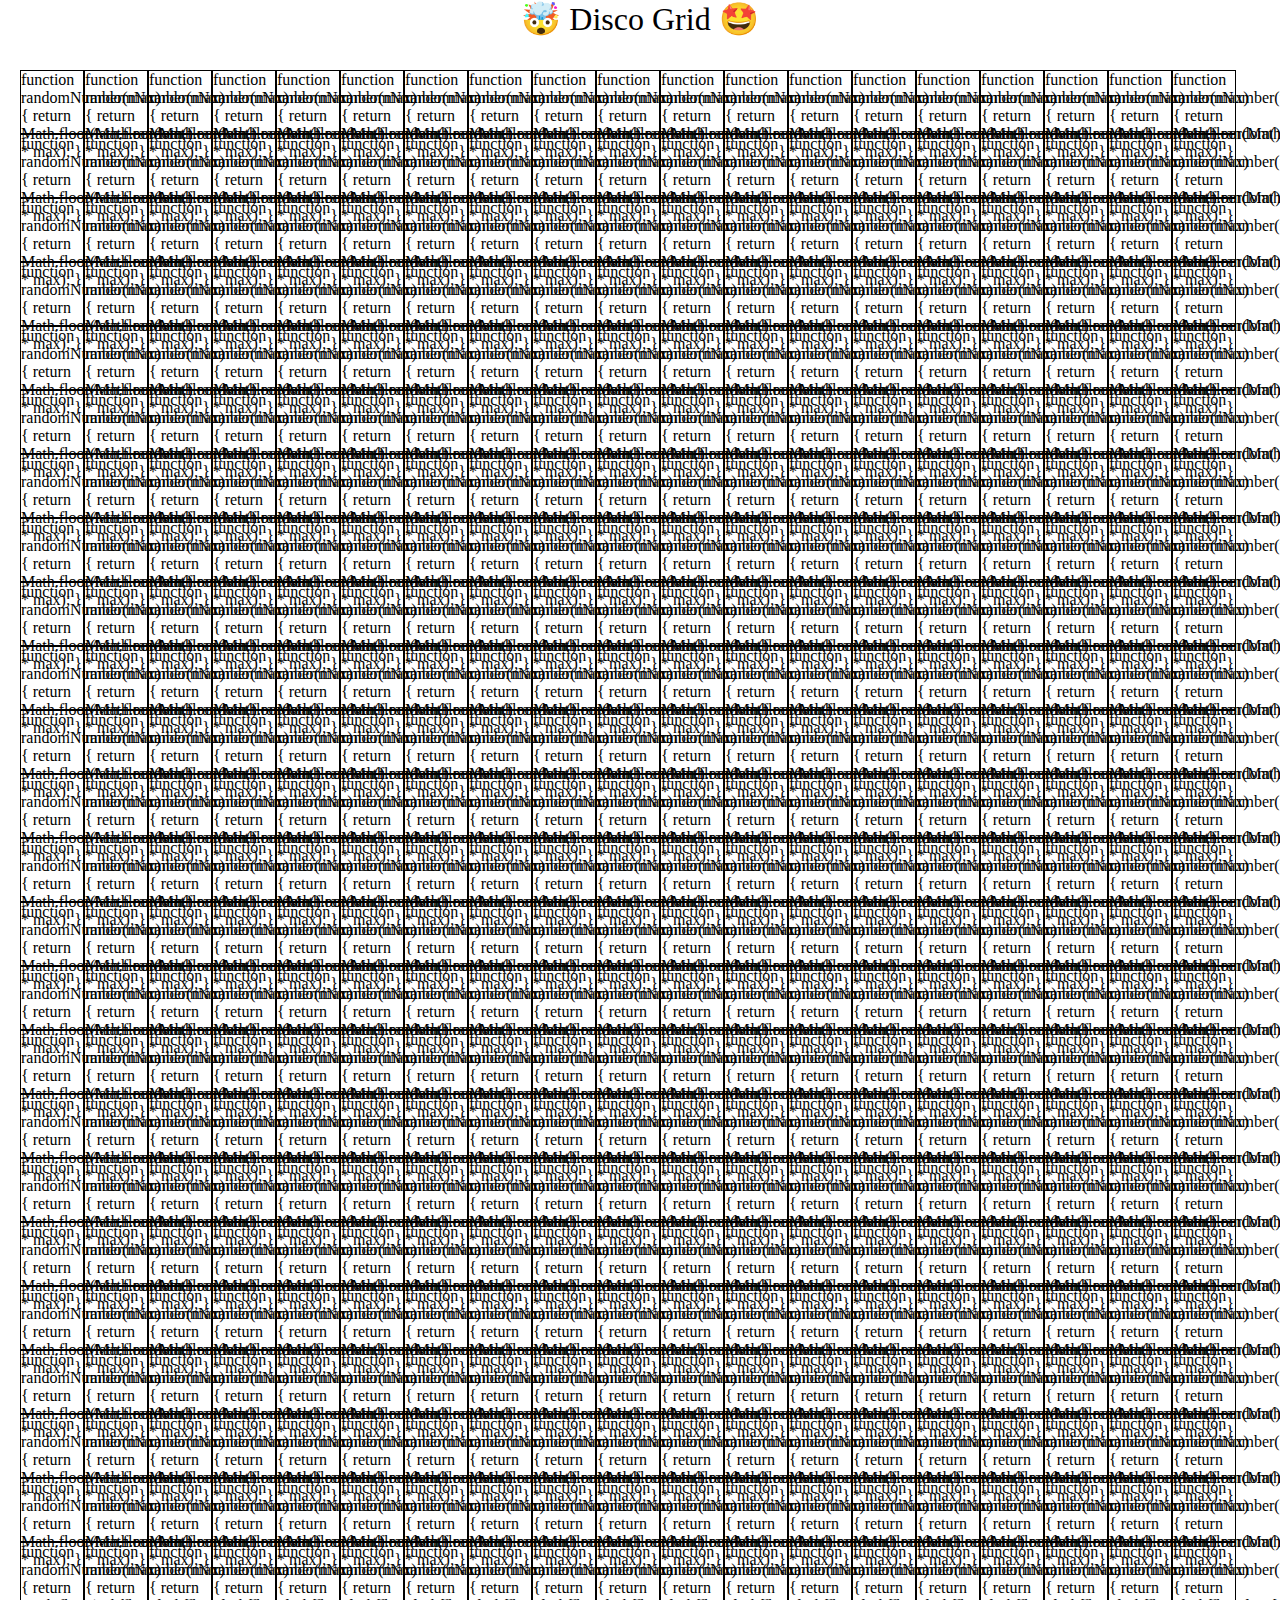
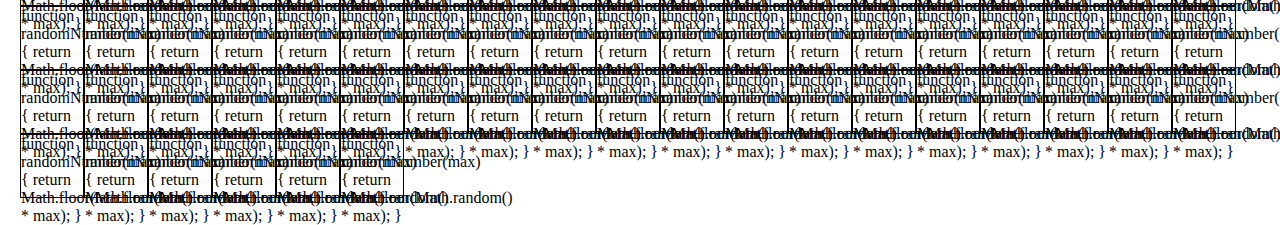
<file: block-BJaael/code/index.html>
<!DOCTYPE html>
<html lang="en">
  <head>
    <meta charset="UTF-8" />
    <meta name="viewport" content="width=device-width, initial-scale=1.0" />
    <title>🤯 Disco Grid 🤩</title>
    <link
      href="https://fonts.googleapis.com/css2?family=Montserrat:wght@200;400&display=swap"
      rel="stylesheet"
    />
    <link rel="stylesheet" href="style.css" />
  </head>
  <body>
    <h1 class="heading">🤯 Disco Grid 🤩</h1>
    <main>
      <section class="container">
        <div class="boxes">
        </div>
        
      </section>
    </main>
    <script src="./script.js"></script>
  </body>
</html>
</file>
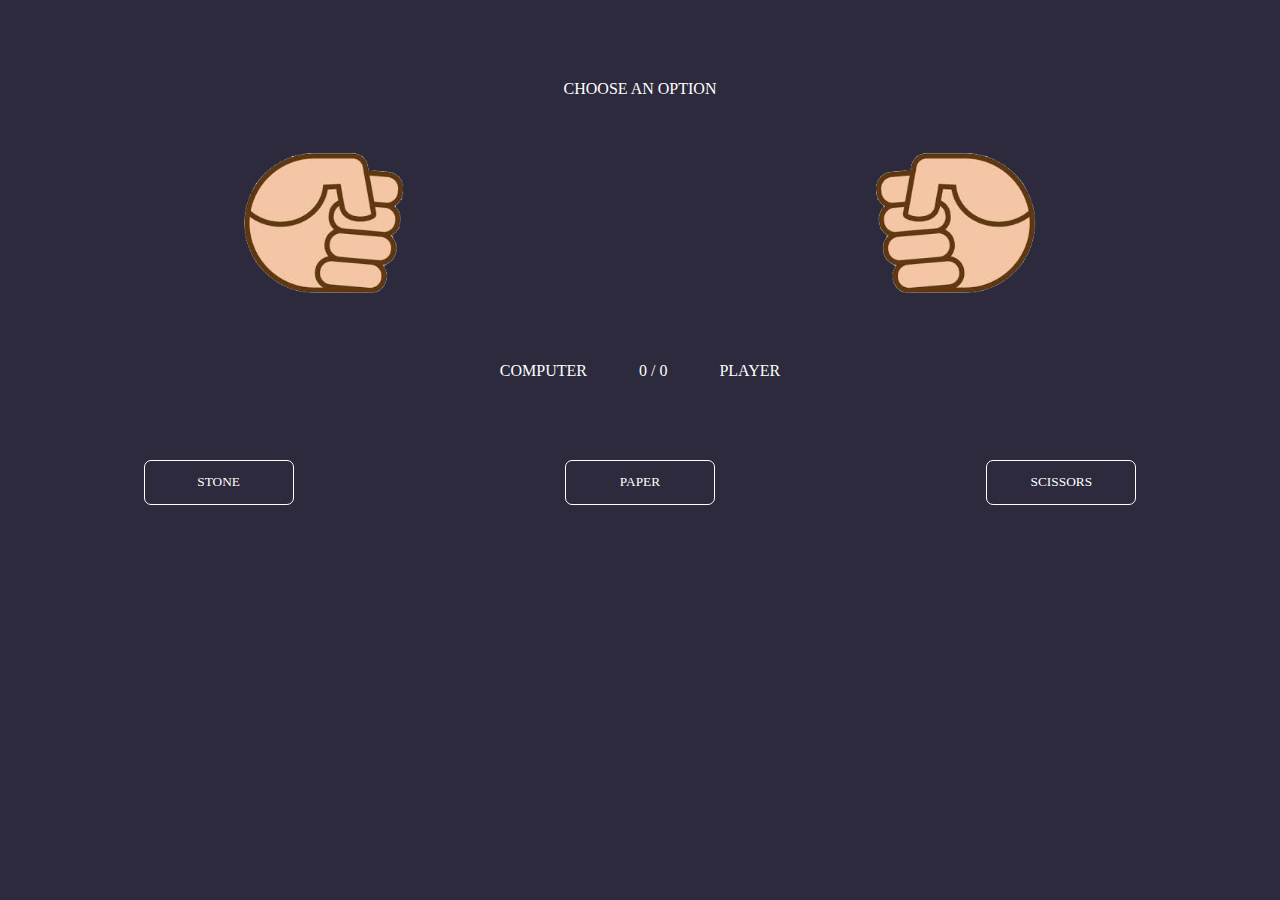
<file: block-BJaaen/code/index.html>
<!DOCTYPE html>
<html lang="en">
<head>
  <meta charset="UTF-8">
  <meta http-equiv="X-UA-Compatible" content="IE=edge">
  <meta name="viewport" content="width=device-width, initial-scale=1.0">
  <title>Stone Paper & Scissor</title>
  <link rel="stylesheet" href="style.css">
</head>
<body>
  <div class="container">
    <div class="message">CHOOSE AN OPTION</div>
    <div class="images">
      <div class="computer">
        <img src="../stoneComputer.png" />
      </div>
      <div class="player">
        <img src="../stonePlayer.png" />
      </div>
    </div>
    <div class="points">
      COMPUTER <span class="computerPoints">0</span> /
      <span class="playerPoints">0</span> PLAYER
    </div>
    <div class="options">
      <button type="button">STONE</button>
      <button type="button">PAPER</button>
      <button type="button">SCISSORS</button>
    </div>
  </div>
  <script src="script.js"></script>
</body>
</html>
</file>
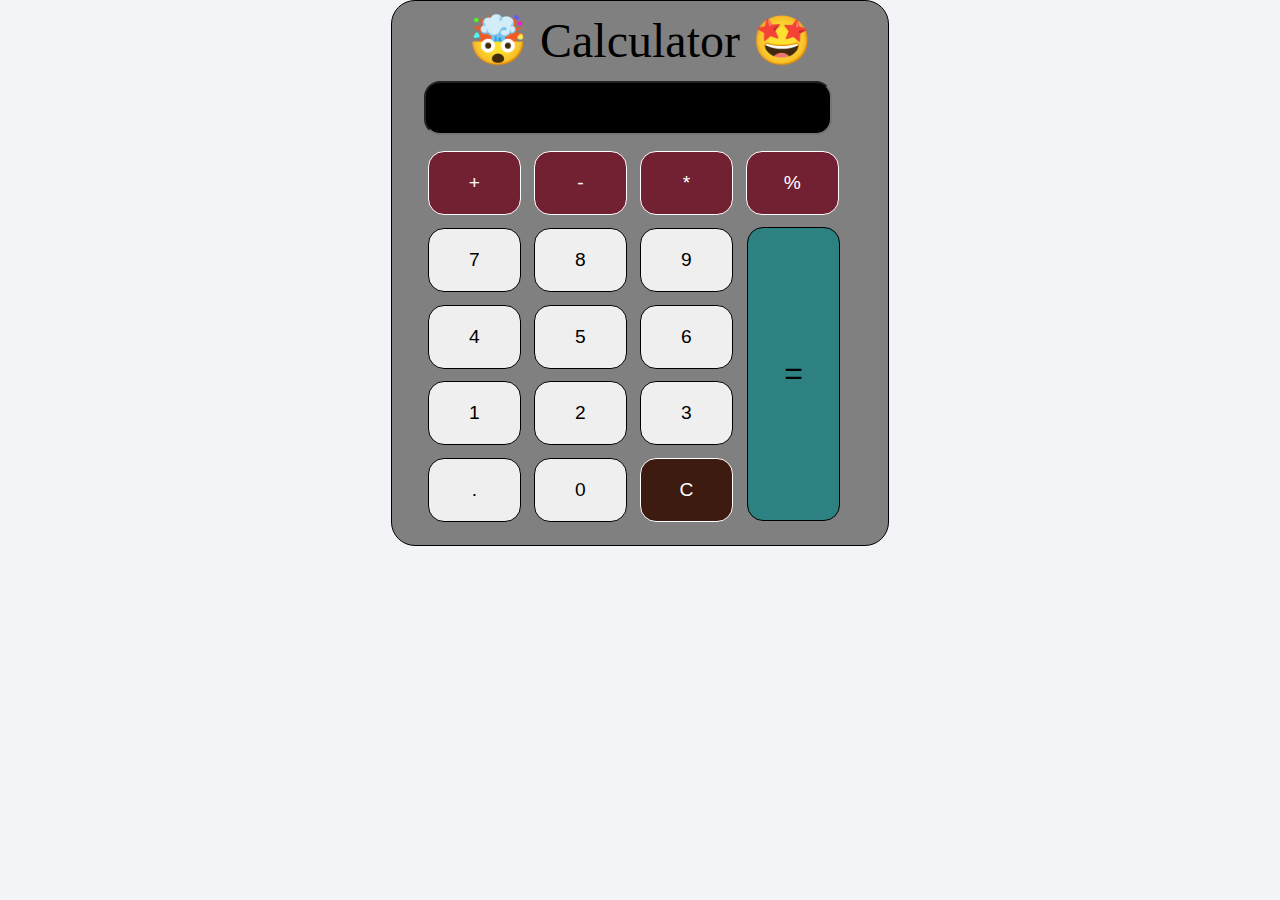
<file: block-BJaaeo/code/index.html>
<!DOCTYPE html>
<html lang="en">
  <head>
    <meta charset="UTF-8" />
    <meta name="viewport" content="width=device-width, initial-scale=1.0" />
    <title>Calculator</title>
    <link
      href="https://fonts.googleapis.com/css2?family=Montserrat:wght@200;400&display=swap"
      rel="stylesheet"
    />
    <link rel="stylesheet" href="style.css" />
  </head>
  <body>
    <div class="container">
      <h1>🤯 Calculator 🤩</h1>
      <input type="text" class="screen" name="screen">
      <table>
        <tr class="first">
          <td>
            <button>+</button>
          </td>
          <td>
            <button>-</button>
          </td>
          <td>
            <button>*</button>
          </td>
          <td>
            <button>%</button>
          </td>
        </tr>
        <tr>
          <td>
            <button>7</button>
          </td>
          <td>
            <button>8</button>
          </td>
          <td>
            <button>9</button>
          </td>
          <button class="equal">=</button>
        </tr>
        <tr>
          <td>
            <button>4</button>
          </td>
          <td>
            <button>5</button>
          </td>
          <td>
            <button>6</button>
          </td>
        </tr>
        <tr>
          <td>
            <button>1</button>
          </td>
          <td>
            <button>2</button>
          </td>
          <td>
            <button>3</button>
          </td>
        </tr>
        <tr>
          <td>
            <button>.</button>
          </td>
          <td>
            <button>0</button>
          </td>
          <td>
            <button class="c">C</button>
          </td>
          
        </tr>
        
      </table>
    </div>
    

    <script src="./script.js"></script>
  </body>
</html>
</file>
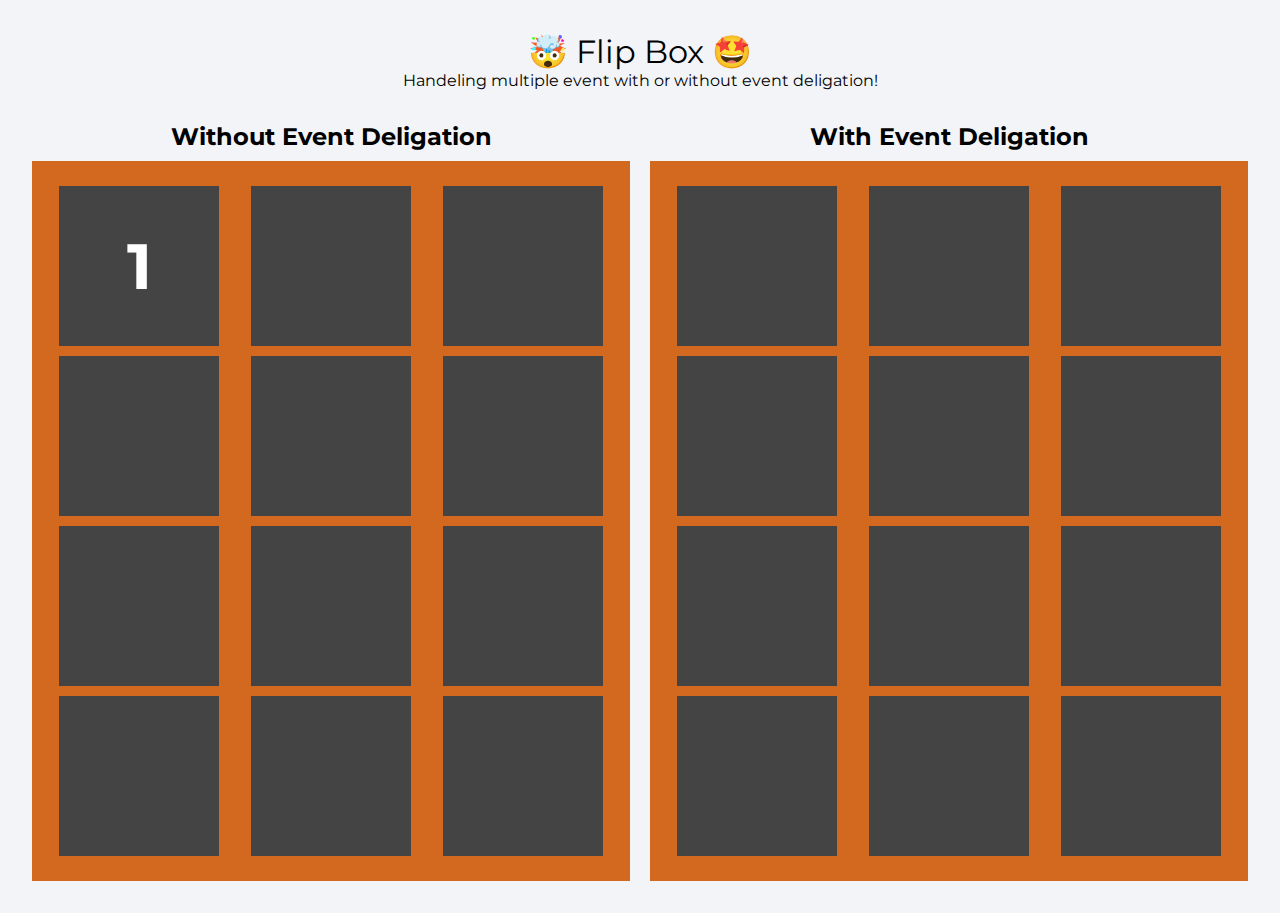
<file: block-BJaaep/code/index.html>
<!DOCTYPE html>
<html lang="en">
  <head>
    <meta charset="UTF-8" />
    <meta name="viewport" content="width=device-width, initial-scale=1.0" />
    <title>Flip Box</title>
    <link
      href="https://fonts.googleapis.com/css2?family=Montserrat:wght@200;400&display=swap"
      rel="stylesheet"
    />
    <link rel="stylesheet" href="style.css" />
  </head>
  <body>
    <h1 class="heading">🤯 Flip Box 🤩</h1>
    <p>Handeling multiple event with or without event deligation!</p>
    <div class="container">
      <div class="wrapper">
        <h2>Without Event Deligation</h2>
        <ul class="boxes">
          <li class="box">1</li>
          <li class="box"></li>
          <li class="box"></li>
          <li class="box"></li>
          <li class="box"></li>
          <li class="box"></li>
          <li class="box"></li>
          <li class="box"></li>
          <li class="box"></li>
          <li class="box"></li>
          <li class="box"></li>
          <li class="box"></li>
        </ul>
      </div>
      <div class="wrapper">
        <h2>With Event Deligation</h2>
        <ul class="boxes">
          <li class="box"></li>
          <li class="box"></li>
          <li class="box"></li>
          <li class="box"></li>
          <li class="box"></li>
          <li class="box"></li>
          <li class="box"></li>
          <li class="box"></li>
          <li class="box"></li>
          <li class="box"></li>
          <li class="box"></li>
          <li class="box"></li>
        </ul>
      </div>
    </div>
    <script src="./script.js"></script>
  </body>
</html>
</file>
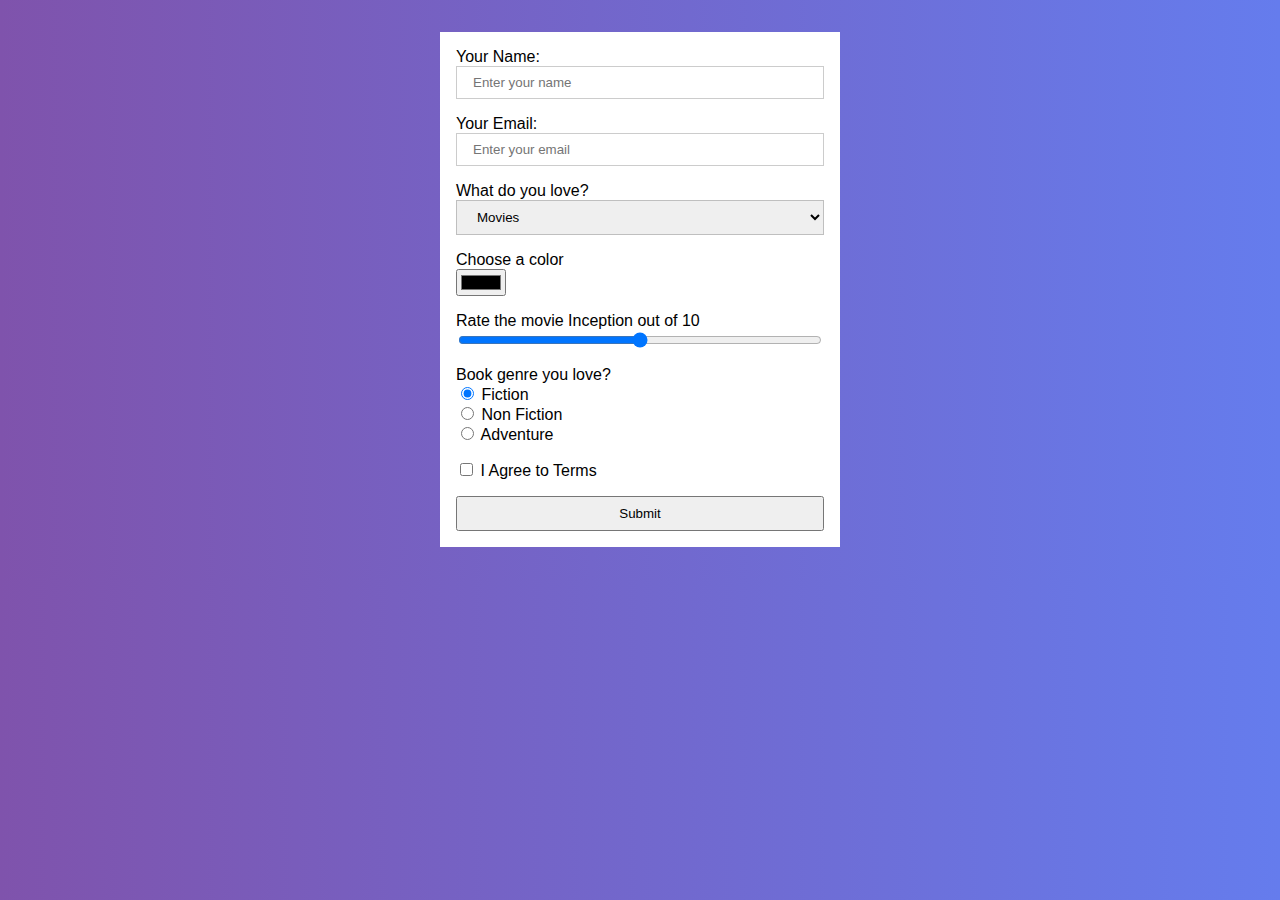
<file: block-BJaaer/code/index.html>
<!DOCTYPE html>
<html lang="en">
  <head>
    <meta charset="UTF-8" />
    <meta name="viewport" content="width=device-width, initial-scale=1.0" />
    <link rel="stylesheet" href="style.css" />
    <title>Handeling Forms 👇</title>
  </head>
  <body>
    <div>
      <form class="container">
        <div class="form-control">
          <label for="name">Your Name:</label>
          <input
            id="name"
            type="text"
            name="text"
            placeholder="Enter your name"
          />
        </div>
        <div class="form-control">
          <label for="email">Your Email:</label>
          <input
            id="email"
            type="text"
            name="email"
            placeholder="Enter your email"
          />
        </div>
        <div class="form-control">
          <label for="movies">What do you love?</label>
          <select id="gender" name="gender">
            <option value="movies">Movies</option>
            <option value="series">Series</option>
            <option value="others">Others</option>
          </select>
        </div>

        <div class="form-control">
          <label for="color">Choose a color</label>
          <input
            id="color"
            type="color"
            name="color"
            placeholder="Enter your email"
          />
        </div>
        <div class="form-control">
          <label for="range"> Rate the movie Inception out of 10 </label>
          <input
            id="range"
            type="range"
            max="10"
            step="1"
            name="email"
            placeholder="Enter your email"
          />
        </div>
        <div class="form-control">
          <label>Book genre you love?</label>

          <div>
            <input
              type="radio"
              id="fiction"
              name="drone"
              class="radio"
              value="fiction"
              checked
            />
            <label for="fiction">Fiction</label>
          </div>

          <div>
            <input
              type="radio"
              id="fiction"
              name="drone"
              class="radio"
              value="non-fiction"
            />
            <label for="non-fiction">Non Fiction</label>
          </div>

          <div>
            <input type="radio" id="fiction" 
            name="drone" 
            value="adventure" />
            <label for="adventure">Adventure</label>
          </div>
        </div>
        <div class="form-control terms">
          <input type="checkbox" id="terms" name="terms" />
          <label for="terms">I Agree to Terms</label>
        </div>
        <button type="submit">Submit</button>
      </form>
    </div>
    <script src="./script.js"></script>
  </body>
</html>
</file>
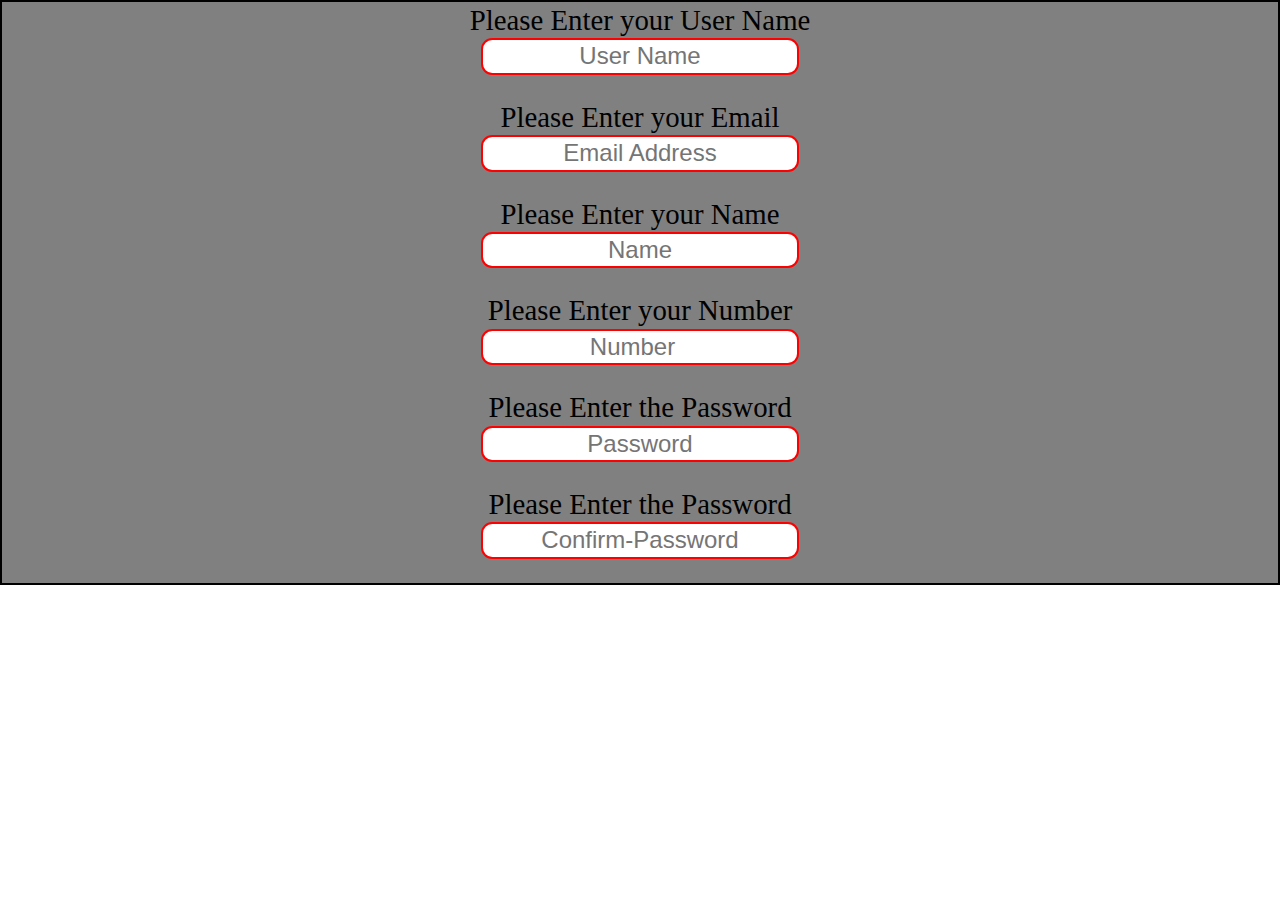
<file: block-BJaaes/code/index.html>
<!DOCTYPE html>
<html lang="en">
  <head>
    <meta charset="UTF-8" />
    <meta name="viewport" content="width=device-width, initial-scale=1.0" />
    <link rel="stylesheet" href="style.css" />
    <title>Form Validation 👇</title>
  </head>
  <body>
   <form class="form-for-asking-details">

    <label for="user-name">Please Enter your  User Name</label>
    <input type="text" minlength="4" placeholder="User Name" name="user-name" class="user-name" required>
    <small></small>

    <label for="E-mail">Please Enter your Email</label>
    <input type="email" placeholder="Email Address" name="E-mail" class="email" required>
    <small></small>

    <label for="name">Please Enter your Name</label>
    <input type="text" minlength="2" placeholder="Name" name="name" class="name" required>
    <small></small>

    <label for="number">Please Enter your Number</label>
    <input type="number" placeholder="Number" name="number" class="number" required>
    <small></small>

    <label for="password">Please Enter the Password</label>
    <input type="password" minlength="7" placeholder="Password" name="password" class="password" required>
    <small></small>

    <label for="confirm-password">Please Enter the Password</label>
    <input type="password" minlength="7" placeholder="Confirm-Password" name="confirm-password" class="confirm-password" required>
    <small></small>
    
   </form>
   
  <script src="./script.js"></script>
  </body>
</html>
</file>
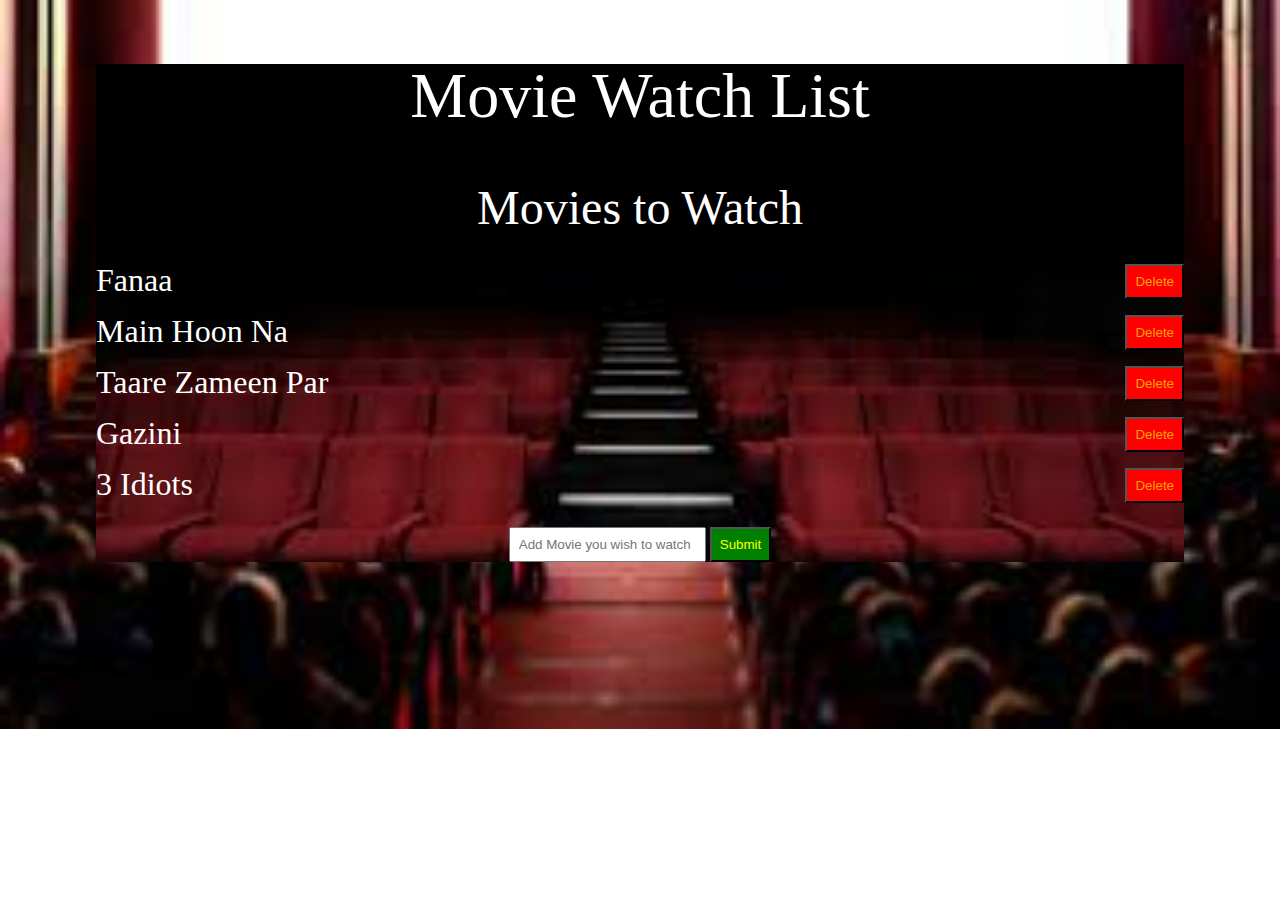
<file: block-BJaaet/code/index.html>
<!DOCTYPE html>
<html lang="en">
  <head>
    <meta charset="UTF-8" />
    <meta name="viewport" content="width=device-width, initial-scale=1.0" />
    <title>Movie Watch List</title>
    <link rel="stylesheet" href="style.css">
  </head>
  <body>
    <div class="container">
      <header>
        <h1>
          Movie Watch List
        </h1>
      </header>
      <section class="form">
        <h2>Movies to Watch</h2>
        <ul>
          <li class="flex">
            <span class="movie-name">
              Fanaa
            </span>
            <span>
              <button class="delete">Delete</button>
            </span>
          </li>
          <li class="flex">
            <span class="movie-name">Main Hoon Na</span>
            <span><button class="delete">Delete</button></span>
          </li>
          <li class="flex">
            <span class="movie-name">Taare Zameen Par</span>
            <span><button class="delete">Delete</button></span>
          </li>
          <li class="flex">
            <span class="movie-name">Gazini</span>
            <span><button class="delete">Delete</button></span>
          </li>
          <li class="flex">
            <span class="movie-name">3 Idiots</span>
            <span><button class="delete">Delete</button></span>
          </li>
        </ul>
      </section>
      <footer>
        <input type="text" class="add-movie"
        placeholder="Add Movie you wish to watch"
        name="add-movie">
        <button class="submit">Submit</button>
      </footer>
    </div>
    
    <script src="./script.js"></script>
  </body>
</html>
</file>
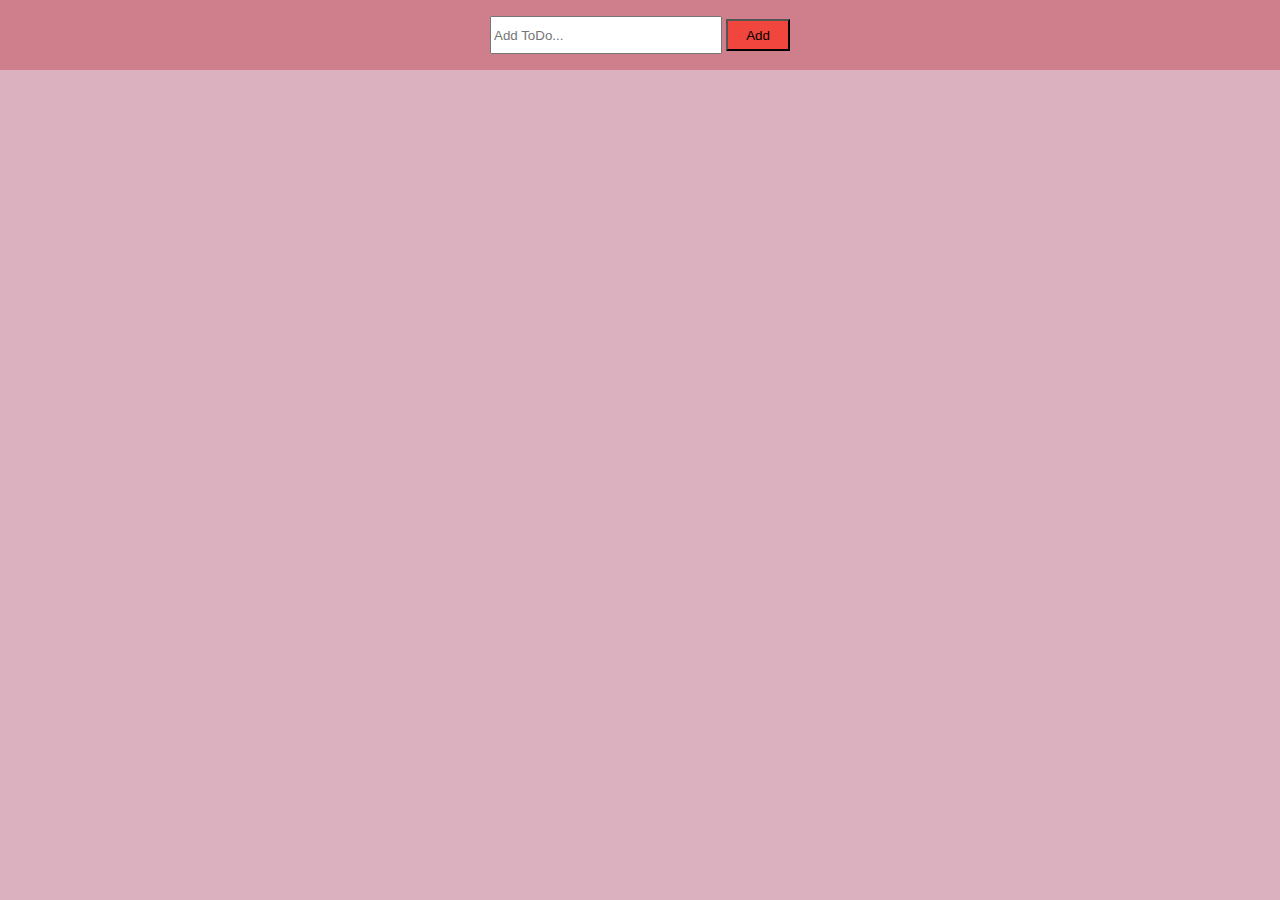
<file: block-BJaaev/code/index.html>
<!DOCTYPE html>
<html lang="en">
<head>
    <meta charset="UTF-8">
    <meta http-equiv="X-UA-Compatible" content="IE=edge">
    <meta name="viewport" content="width=device-width, initial-scale=1.0">
    <link rel="stylesheet" href="style.css">
    <title>My To-do App</title>
</head>
<body>
   <div class="container">
        <header>
            <span>
                <input type="text" class="add-todo"
                placeholder="Add ToDo...">
            </span>
            <span>
                <button class="btn">Add</button>
            </span>
        </header>
        <section>
            <ul>
                <!-- <li>
                    <span>
                        <input type="checkbox"
                        name="checkbox" id="checkbox">
                    </span>
                    <span class="Para">
                        Make ToDo App
                    </span>
                    <span class="delete">
                        <button>
                            Delete
                        </button>
                    </span>
                </li> -->
            </ul>
        </section>
   </div> 
   <script src="script.js"></script>
</body>
</html>
</file>
<file: block-BJaael/code/style.css>
html {
  box-sizing: border-box;
  font-size: 16px;
}

*,
*:before,
*:after {
  box-sizing: inherit;
}

body,
h1,
h2,
h3,
h4,
h5,
h6,
p,
ol,
ul {
  margin: 0;
  padding: 0;
  font-weight: normal;
}

ol,
ul {
  list-style: none;
}

img {
  max-width: 100%;
  height: auto;
}

.heading{
  text-align: center;
  margin-bottom: 2rem;
}

.box{
  height:4rem;
  width: 4rem;
  border: 1px solid;
}

.container{
  margin: 1.25rem;

}

.boxes{
  display: flex;
  flex-wrap: wrap;
  width: 100%;
}
</file>
<file: block-BJaaen/code/style.css>
body {
  background: #2d2a3d;
  color: #fff;
  font-family: "Poppins";
}
.message {
  margin: 5em 0 2em;
  text-align: center;
}
.images {
  display: flex;
  justify-content: space-around;
  align-items: center;
  text-align: center;
  height: 200px;
}
.computer img,
.player img {
  width: 75%;
}
.shakeComputer {
  animation: shakeComputer 0.8s linear;
}
.shakePlayer {
  animation: shakePlayer 0.8s linear;
}
.points {
  margin: 2em 0;
  text-align: center;
}
.computerPoints {
  margin-left: 3em;
}
.playerPoints {
  margin-right: 3em;
}
.options {
  margin-top: 5em;
  display: flex;
  justify-content: space-around;
}
.options button {
  background: none;
  color: #fff;
  font-family: "Poppins";
  border: 1px solid #fff;
  padding: 1em 2em;
  border-radius: 7px;
  width: 150px;
  white-space: nowrap;
  cursor: pointer;
  outline: none;
  transition: 0.2s all linear;
}
.options button:hover {
  background-color: darkcyan;
  border: 1px solid darkcyan;
}
@keyframes shakeComputer {
  0% {
    transform: rotate(-30deg);
  }
  25% {
    transform: rotate(30deg);
  }
  50% {
    transform: rotate(-30deg);
  }
  75% {
    transform: rotate(30deg);
  }
  100% {
    transform: rotate(0deg);
  }
}
@keyframes shakePlayer {
  0% {
    transform: rotate(30deg);
  }
  25% {
    transform: rotate(-30deg);
  }
  50% {
    transform: rotate(30deg);
  }
  75% {
    transform: rotate(-30deg);
  }
  100% {
    transform: rotate(0deg);
  }
}
</file>
<file: block-BJaaep/code/style.css>
html {
  box-sizing: border-box;
  font-size: 16px;
}

*,
*:before,
*:after {
  box-sizing: inherit;
}

body,
h1,
h2,
h3,
h4,
h5,
h6,
p,
ol,
ul {
  margin: 0;
  padding: 0;
  font-weight: normal;
}

ol,
ul {
  list-style: none;
}

img {
  max-width: 100%;
  height: auto;
}

body {
  background: #f2f4f8;
  font-family: 'Montserrat', sans-serif;
  text-align: center;
}

.container {
  text-align: center;
  max-width: 1280px;
  padding: 2rem;
  margin: 0 auto;
  display: flex;
}

.banner {
  display: inline-block;
  color: #424242;
  font-size: 20px;
  text-decoration: none;
  text-align: center;
  margin: 20px auto;
  padding: 10px 20px;
  background: white;
  border-radius: 4px;
  min-width: 24px;
  font-size: 20px;
  box-shadow: 0 14px 26px rgba(0, 0, 0, 0.04);
  border: 2px solid;
}
.wrapper {
  max-width: 50%;
  margin: 0 auto;
}

.boxes {
  display: flex;
  flex-wrap: wrap;
  justify-content: space-evenly;
  background-color: chocolate;
  color: #444;
  padding: 20px 0;
}

.wrapper:first-child {
  margin-right: 20px;
}

.box {
  margin: 5px;
  background-color: #444;
  background-size: contain;
  background-repeat: no-repeat;
  background-position: center center;
  height: 160px;
  width: 160px;
  display: flex;
  justify-content: center;
  align-items: center;
  font-size: 4rem;
  font-weight: bold;
  color: white;
  cursor: pointer;
}
.text {
  height: 100%;
  display: flex;
  justify-content: center;
  align-items: center;
}

.first {
  margin-right: 20px;
}

h2 {
  font-weight: bolder;
  padding-bottom: 10px;
}

.heading {
  text-align: center;
  margin-top: 2rem;
}
</file>
<file: block-BJaaeo/code/style.css>
/* http://meyerweb.com/eric/tools/css/reset/ 
   v2.0 | 20110126
   License: none (public domain)
*/

html, body, div, span, applet, object, iframe,
h1, h2, h3, h4, h5, h6, p, blockquote, pre,
a, abbr, acronym, address, big, cite, code,
del, dfn, em, img, ins, kbd, q, s, samp,
small, strike, strong, sub, sup, tt, var,
b, u, i, center,
dl, dt, dd, ol, ul, li,
fieldset, form, label, legend,
table, caption, tbody, tfoot, thead, tr, th, td,
article, aside, canvas, details, embed, 
figure, figcaption, footer, header, hgroup, 
menu, nav, output, ruby, section, summary,
time, mark, audio, video {
margin: 0;
padding: 0;
border: 0;
font-size: 100%;
font: inherit;
vertical-align: baseline;
}
/* HTML5 display-role reset for older browsers */
article, aside, details, figcaption, figure, 
footer, header, hgroup, menu, nav, section {
display: block;
}
body {
line-height: 1;
}
ol, ul {
list-style: none;
}
blockquote, q {
quotes: none;
}
blockquote:before, blockquote:after,
q:before, q:after {
content: '';
content: none;
}
table {
border-collapse: collapse;
border-spacing: 0;
}

/* 
 */

 body{
    background-color: rgb(242,244,248);
}

.container{
    margin: 0px auto;
    height: 32rem;
    border: 1px solid ;
    width: 29rem;
    padding: 1rem;
    background-color: grey;
    border-radius: 1.5rem;
    
}

.first button{
    background-color: rgb(114,33,51);
    color: white;
}

.equal{
    position: fixed;
    margin-top: 10.1rem;
    margin-left: -6.3rem;
    height: 18.4rem;
    background-color: rgb(45,129,128);
    font-size: xx-large;
}


button{
    height: 4rem;
    width: 5.8rem;
    font-size: larger;
    border-radius: 1rem;
    border: 1px solid ;
    
}

button:active{
    
    background-color: grey;
}




table{
    margin: 0px auto;
    width: 26.5rem;
    height: 24rem;
}

.screen{
    margin: 1rem ;
    width: 25rem;
    height: 3rem;
    border-radius: 1rem;
    background-color: black;
    color: white;
    font-size: 1.8rem;
    text-align: right;
    
    
}




h1{
    font-size: 3rem;
    text-align: center;
}

.c{
    background-color: rgb(61,27,16);
    color: white;
}
</file>
<file: block-BJaaer/code/style.css>
/* CSS Reset */

html {
  box-sizing: border-box;
  font-size: 16px;
}

*,
*:before,
*:after {
  box-sizing: inherit;
}

body,
h1,
h2,
h3,
h4,
h5,
h6,
p,
ol,
ul {
  margin: 0;
  padding: 0;
  font-weight: normal;
}

ol,
ul {
  list-style: none;
}

img {
  max-width: 100%;
  height: auto;
}

/* Main CSS */

body {
  font-family: -apple-system, BlinkMacSystemFont, 'Segoe UI', Roboto, Oxygen,
    Ubuntu, Cantarell, 'Open Sans', 'Helvetica Neue', sans-serif;
  background: linear-gradient(to right, #7f53ac 0, #657ced 100%);
}
* {
  box-sizing: border-box;
}

button {
  padding: 0.5rem;
}

body {
  margin-top: 2rem;
}

input[type='text'] {
  padding: 0.5rem 1rem;
  border: none;
  border: 1px solid rgba(0, 0, 0, 0.2);
}
select {
  padding: 0.5rem 1rem;
  border: none;
  border: 1px solid rgba(0, 0, 0, 0.2);
}

.container {
  max-width: 400px;
  margin: 2rem auto;
  background: white;
  padding: 1rem;
  display: flex;
  flex-direction: column;
  gap: 1rem;
}

p {
  padding-top: 1rem;
}

.form-control {
  width: 100%;
  display: flex;
  flex-direction: column;
}
input[type='text'] {
  width: 100%;
}
.terms {
  display: inline-block;
}
</file>
<file: block-BJaaes/code/style.css>
/* CSS Reset */

html {
  box-sizing: border-box;
  font-size: 16px;
}

*,
*:before,
*:after {
  box-sizing: inherit;
}

body,
h1,
h2,
h3,
h4,
h5,
h6,
p,
ol,
ul {
  margin: 0;
  padding: 0;
  font-weight: normal;
}

ol,
ul {
  list-style: none;
}

img {
  max-width: 100%;
  height: auto;
}

input, label{
  margin: 0px auto;
  display: grid;
  text-align: center;
  line-height: 1.265;
}

input{
  margin-bottom: 1.5rem;
  font-size: 1.5rem;
  border-radius: .7rem;
  border: 0;

}

form{
  border: 2px solid;
  background-color: gray;
}

label{
  font-size: 1.8rem;
}

button{
  margin: 0px auto;
}

input:valid{
  border: 2px solid rgb(5, 226, 5);
}

input:invalid{
  border: 2px solid red;
}
</file>
<file: block-BJaaet/code/style.css>
/* http://meyerweb.com/eric/tools/css/reset/ 
   v2.0 | 20110126
   License: none (public domain)
*/

html, body, div, span, applet, object, iframe,
h1, h2, h3, h4, h5, h6, p, blockquote, pre,
a, abbr, acronym, address, big, cite, code,
del, dfn, em, img, ins, kbd, q, s, samp,
small, strike, strong, sub, sup, tt, var,
b, u, i, center,
dl, dt, dd, ol, ul, li,
fieldset, form, label, legend,
table, caption, tbody, tfoot, thead, tr, th, td,
article, aside, canvas, details, embed, 
figure, figcaption, footer, header, hgroup, 
menu, nav, output, ruby, section, summary,
time, mark, audio, video {
margin: 0;
padding: 0;
border: 0;
font-size: 100%;
font: inherit;
vertical-align: baseline;
}
/* HTML5 display-role reset for older browsers */
article, aside, details, figcaption, figure, 
footer, header, hgroup, menu, nav, section {
display: block;
}
body {
line-height: 1;
}
ol, ul {
list-style: none;
}
blockquote, q {
quotes: none;
}
blockquote:before, blockquote:after,
q:before, q:after {
content: '';
content: none;
}
table {
border-collapse: collapse;
border-spacing: 0;
}

/* customisation */

body{
    background: url(../assets/download\ \(1\).jpeg);
    height: 31.5rem;
    background-position: center;
    background-repeat: no-repeat;
    background-size: cover;
    
}

h1{
    color: white;
    font-size: 4rem;
    text-align: center;
}

.container{
    margin:4rem 6rem;
    background: url(../assets/download.jpeg);
    background-repeat: no-repeat;
    background-size: cover;
    background-position: center;
}

header{
    margin-bottom: 3.5rem;
}

h2{
    margin-bottom: 2rem;
    font-size: 3rem;
}

section{
    text-align: center;

}

.flex{
    display: flex;
    justify-content: space-between;
    line-height: 2rem;
    
}

footer{
    text-align: center;
    margin-top: 1.5rem;
}



.delete{
    background-color: red;
    color: orange;
}

.movie-name{
    color: white;
    font-size: xx-large;
}

.submit{
    background-color: green;
    color: yellow;
}

button:hover{
    color: black;
}

input{
    padding: 0.5rem;
}

button{
    padding: 0.5rem;
}

li{
    margin-bottom: 1rem;
}

h2{
    color: white;
}
</file>
<file: block-BJaaev/code/style.css>
/* http://meyerweb.com/eric/tools/css/reset/ 
   v2.0 | 20110126
   License: none (public domain)
*/

html, body, div, span, applet, object, iframe,
h1, h2, h3, h4, h5, h6, p, blockquote, pre,
a, abbr, acronym, address, big, cite, code,
del, dfn, em, img, ins, kbd, q, s, samp,
small, strike, strong, sub, sup, tt, var,
b, u, i, center,
dl, dt, dd, ol, ul, li,
fieldset, form, label, legend,
table, caption, tbody, tfoot, thead, tr, th, td,
article, aside, canvas, details, embed, 
figure, figcaption, footer, header, hgroup, 
menu, nav, output, ruby, section, summary,
time, mark, audio, video {
margin: 0;
padding: 0;
border: 0;
font-size: 100%;
font: inherit;
vertical-align: baseline;
}
/* HTML5 display-role reset for older browsers */
article, aside, details, figcaption, figure, 
footer, header, hgroup, menu, nav, section {
display: block;
}
body {
line-height: 1;
}
ol, ul {
list-style: none;
}
blockquote, q {
quotes: none;
}
blockquote:before, blockquote:after,
q:before, q:after {
content: '';
content: none;
}
table {
border-collapse: collapse;
border-spacing: 0;
}

/* customisation */

header{
    text-align: center;
    padding: 1rem 3rem;
    background-color: rgb(207, 126, 140);
    margin-bottom: 2rem;
}

body{
    background-color: rgb(219, 177, 191);
}

.container{
    text-align: center;
}

button{
    height: 2rem;
    width: 4rem;
    background-color: rgb(241,70,61);
}

header input{
    height: 2rem;
    width: 14rem;
}



li span{
    margin: 1rem;
}

button:hover{
    cursor: pointer;
    color: pink;
    border: pink;
}

button:active{
    color: black;
}
</file>
